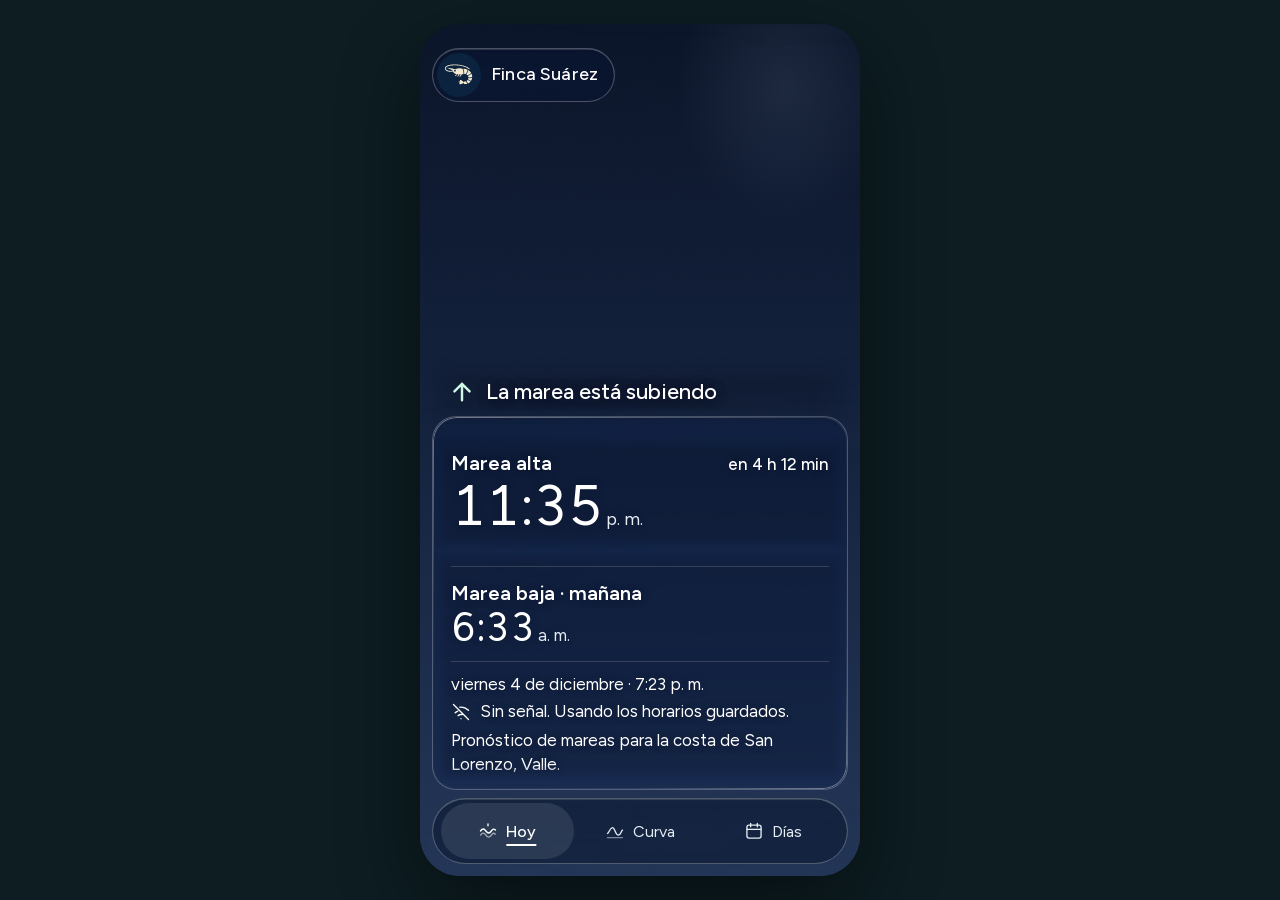
<file: index.html>
<!doctype html>
<html lang="es-HN" data-tinta="oscuro">
<head>
<meta charset="utf-8">
<meta name="viewport" content="width=device-width, initial-scale=1, viewport-fit=cover">
<!-- theme-color permanente en navy, como en beta; el manifest también dice #0C2340: sin salto de barra durante ni después de la portada. -->
<meta name="theme-color" id="fs-tema" content="#0C2340">
<title>Finca Suárez</title>
<script>
/* PORTADA, paso 1 (en línea, antes de cualquier hoja): decide completa | corta | ninguna con el sello local (14, retencion.md §1).
   Sello: localStorage 'fs-entrada' = {d: último día local en que se vio la completa, t: última apertura}. Síncrono, con try/catch; si falla, corta.
   ?portada=1 fuerza la completa y NO escribe el sello. Nada sale del teléfono. */
(function(){var H=document.documentElement,FS=window.FS={modo:'corta',rm:false,total:5,n:0,hojas:false,app:false,listo:false,cb:[],
chequea:function(){if(FS.listo)return;if(!FS.hojas&&FS.n>=FS.total){FS.hojas=true;if(FS.alHojas)FS.alHojas()}if(FS.hojas&&FS.app){FS.listo=true;FS.tListo=Math.round(performance.now());FS.cb.splice(0).forEach(function(f){f()})}},
cuando:function(f){if(FS.listo)f();else FS.cb.push(f)}};
try{localStorage.removeItem('mareas.entrada');localStorage.removeItem('mareas.splash')}catch(e){}   /* un solo sello: fs-entrada reemplaza a los dos viejos (20 min) */
var rm=false;try{rm=matchMedia('(prefers-reduced-motion: reduce)').matches}catch(e){}
var forzar=false;try{forzar=/[?&]portada=1(&|$)/.test(location.search)}catch(e){}
var h=location.hash.slice(1),profundo=h==='curva'||h==='dias',modo='corta';
if(forzar)modo='completa';
else{try{var ya=Date.now(),f=new Date(ya),dia=f.getFullYear()+'-'+(f.getMonth()+1)+'-'+f.getDate(),s=JSON.parse(localStorage.getItem('fs-entrada')||'null')||{},t=typeof s.t==='number'?s.t:0,d=s.d;
modo='completa';   /* Ivan (19 oct): el camaron carga COMPLETO cada vez que se abre la app (la corta de 0,6 s 'se perdia' en el celular) */
if(profundo&&modo!=='ninguna')modo='ninguna';else if(modo==='completa')d=dia;
localStorage.setItem('fs-entrada',JSON.stringify({d:d,t:ya}))}catch(e){modo='completa'}}
if(rm&&modo==='corta')modo='completa';   /* reducir movimiento: la completa ya es quieta (0,5 s), asi tambien sale cada vez */
FS.modo=modo;FS.rm=rm;H.setAttribute('data-fs',modo);
if(modo!=='ninguna'){H.className+=' fs-portada';window.__fsRetiene=true}
/* hoja que carga sin bloquear el primer pintado; FS cuenta las 6 */
window.FSh=function(l){if(l.media!=='all')l.media='all';l.onload=l.onerror=null;FS.n++;FS.chequea()}})();
</script>
<link rel="manifest" href="manifest.webmanifest">
<link rel="icon" href="icon-192.png">
<link rel="apple-touch-icon" href="apple-touch-icon.png">
<link rel="preload" href="fuentes/figtree-latin.woff2" as="font" type="font/woff2" crossorigin>
<style id="fs-css">
/* PORTADA, paso 2: HTML y CSS mínimos EN LÍNEA. Pinta antes que cualquier hoja o script (las hojas cargan sin bloquear, los scripts entran después del primer pintado). */
@font-face{font-family:Figtree;src:url(fuentes/figtree-latin.woff2) format('woff2');font-weight:300 900;font-display:block}
html{background:#0C2340}
#fs-splash{position:fixed;inset:0;z-index:99999;display:grid;place-items:center;font-family:Figtree,system-ui,sans-serif;touch-action:manipulation;cursor:pointer;-webkit-tap-highlight-color:transparent}
#fs-splash[hidden]{display:none}
#fs-splash .fs-bg{position:absolute;inset:0;background:#0C2340}
.fs-stage{position:relative;display:flex;flex-direction:column;align-items:center;transform:translateY(-34px)}
.fs-cam{width:min(56vw,218px);aspect-ratio:35.5/25.5;will-change:transform}
.fs-cam svg{width:100%;height:100%;display:block;overflow:visible}
.fs-nombre{margin-top:26px;color:#F2E9D0;font-size:1.5rem;font-weight:500;letter-spacing:.06em;opacity:0}
html[data-fs="ninguna"] .fs-stage{display:none}
html[data-fs="corta"] .fs-cam{opacity:0}
/* oleaje: dos ondas a distinta velocidad (una sola se lee a plantilla), solo transform */
.fs-ola-a{animation:fs-deriva-a 1.8s linear infinite}
.fs-ola-b{animation:fs-deriva-b 2.9s linear infinite reverse}
@keyframes fs-deriva-a{to{transform:translateX(-10px)}}
@keyframes fs-deriva-b{to{transform:translateX(-14px)}}
html[data-rm] .fs-ola-a,html[data-rm] .fs-ola-b{animation:none}
@media (prefers-reduced-motion:reduce){.fs-ola-a,.fs-ola-b{animation:none}}
.fs-sprite{width:0;height:0;position:absolute}
</style>
<noscript><style>#fs-splash{display:none}</style><link rel="stylesheet" href="tokens.css"><link rel="stylesheet" href="app.css"></noscript>
<link rel="stylesheet" href="tokens.css" media="print" onload="FSh(this)" onerror="FSh(this)">
<link rel="stylesheet" href="app.css" media="print" onload="FSh(this)" onerror="FSh(this)">
<link rel="stylesheet" href="mareas-cristal.css" media="print" onload="FSh(this)" onerror="FSh(this)">
<link rel="stylesheet" href="clima-fondo.css" media="print" onload="FSh(this)" onerror="FSh(this)">
<link rel="stylesheet" href="tinte-estados.css" media="print" onload="FSh(this)" onerror="FSh(this)">
<link rel="preload" href="data.js" as="script"><link rel="preload" href="datos-vivos.js" as="script"><link rel="preload" href="mareas-cristal.js" as="script"><link rel="preload" href="clima-paletas.js" as="script"><link rel="preload" href="tinte-motor.js" as="script"><link rel="preload" href="clima-nubes.js" as="script"><link rel="preload" href="clima-fondo.js" as="script"><link rel="preload" href="clima-vivo.js" as="script"><link rel="preload" href="app.js" as="script">
<!-- PRUEBA (retirar al integrar, ver INTEGRACION.md): ?tinta=claro|oscuro (OJO r10: oscuro = texto oscuro)  ?letra=100|130|150  ?sinblur=1  ?x=4 (reloj del cielo x4, SOLO demostración en video)  ?vel=1.5 (velocidad de nubes). Va en el head para aplicarse antes del primer pintado. -->
<script>try{var q=new URLSearchParams(location.search),r=document.documentElement,t=q.get('tinta'),l=+q.get('letra');
if(t==='claro'||t==='oscuro')r.dataset.tinta=t;if(l>=100&&l<=160)r.style.fontSize=l+'%';if(q.get('sinblur')==='1')r.dataset.sinBlur=''}catch(e){}</script>
<!-- FIN PRUEBA -->
</head>
<body>
<svg class="fs-sprite" aria-hidden="true" focusable="false"><defs><path id="fs-p" d="M24.2917,23.1322C24.4916,23.1863 24.6826,23.2605 24.8639,23.3507C24.9608,23.0808 25.1049,22.8194 25.2911,22.5654L25.095,22.5228L25.3401,22.5441L25.5852,22.5505L25.8302,22.5462L26.0753,22.5292L26.3204,22.4972L26.5612,22.4525L26.7999,22.3949L27.0343,22.3267L27.2666,22.2436L27.4925,22.1498L27.712,22.0433L27.5394,22.1477C27.7243,23.3573 28.2861,24.3498 29.2273,25.1239L28.8607,25.2442L28.4451,25.355L28.0296,25.4424L27.6119,25.5085L27.1942,25.549L26.7765,25.5681L26.363,25.5639L25.9517,25.5383L25.5468,25.4893L25.1462,25.4189L24.754,25.3273L24.8116,25.2932C24.7233,24.9905 24.677,24.6951 24.6779,24.4082C24.4753,24.4312 24.2688,24.4356 24.0611,24.4227C22.5639,25.8437 20.0629,26.3894 19.4071,25.1355C19.3241,24.5759 19.6495,24.0755 20.2053,23.6961C19.2564,23.4626 18.5574,23.1312 18.4907,22.7721C18.676,22.4579 19.4441,22.3856 20.4137,22.4901C20.0247,21.9432 19.8902,21.362 20.1594,20.8648C21.2051,19.9098 23.3722,21.2818 24.2917,23.1322ZM29.2869,25.176L29.2273,25.1239L29.2699,25.1099ZM29.4489,20.5025C30.4179,21.5246 31.5929,22.1584 32.9749,22.4015L32.8075,22.6123L32.5667,22.8893L32.3152,23.1557L32.0531,23.4093L31.7824,23.6501L31.5032,23.8782L31.2155,24.0934L30.9193,24.2937L30.6167,24.4791L30.3077,24.6518L29.9944,24.8095L30.0626,24.7285C29.0866,23.9457 28.5041,22.9362 28.3151,21.7002L28.0935,21.8217L28.2554,21.713L28.4132,21.5958L28.5666,21.4722L28.7115,21.3422L28.8543,21.2079L28.9885,21.0651L29.1164,20.9181L29.24,20.7668L29.3551,20.6091L29.4638,20.445L29.5639,20.2787ZM24.5954,23.921C24.6294,24.0427 24.6566,24.1653 24.6769,24.2884C24.6768,24.157 24.689,24.0277 24.7117,23.9003C24.6747,23.9083 24.6363,23.9154 24.5954,23.921ZM24.6208,23.7808C24.6571,23.7998 24.6906,23.8195 24.7224,23.8395C24.7441,23.7141 24.776,23.5905 24.8197,23.469C24.7594,23.5757 24.693,23.6798 24.6208,23.7808ZM33.0462,22.4162L32.9749,22.4015L33.0376,22.3225ZM30.1883,18.2648C31.7208,18.6599 33.2373,18.6129 34.7379,18.122L34.751,18.024L34.8022,18.1029C34.7808,18.11 34.7594,18.1171 34.7379,18.122L34.702,18.3884L34.6381,18.7486L34.5592,19.1066L34.4655,19.4561L34.3589,19.8035L34.2396,20.1424L34.1075,20.4748L33.9604,20.8009L33.8027,21.1184L33.6322,21.4274L33.4489,21.7279L33.466,21.6256C32.0538,21.3897 30.8547,20.7518 29.8687,19.7119L29.7408,19.9442L29.8154,19.7779L29.8836,19.6074L29.9433,19.4348L29.9987,19.2601L30.0456,19.0832L30.0861,18.9063L30.118,18.7273L30.1436,18.5462L30.1607,18.3629L30.1713,18.1817L30.1756,17.9985ZM33.9033,12.9631L34.0563,13.2994L34.2097,13.683L34.3483,14.073L34.4676,14.4672L34.5678,14.8636L34.653,15.2621L34.7191,15.6607L34.7681,16.0613L34.7979,16.4619L34.8128,16.8626L34.8086,17.2611L34.7724,17.2078C33.2493,17.7164 31.7107,17.7704 30.1564,17.3698L30.1585,17.6234L30.1393,17.4295L30.1095,17.2377L30.0733,17.0459L30.0285,16.8583L29.9752,16.6708L29.9134,16.4875L29.8431,16.3064L29.7664,16.1274L29.6833,15.9526L29.5917,15.7821L29.4915,15.6159L29.6364,15.8247C31.3075,15.2392 32.7301,14.2858 33.9033,12.9631L33.8837,12.92L33.9455,12.9179C33.9318,12.9335 33.918,12.9491 33.9033,12.9631ZM15.0703,2.1005L16.0847,2.1452L16.9414,2.207L17.7811,2.2816L18.608,2.3711L19.4199,2.4734L20.2169,2.5885L21.0012,2.7185L21.7684,2.8613L22.5207,3.019L23.2559,3.1873L23.9762,3.3727L24.6795,3.5688L25.3635,3.7798L26.0327,4.0057L26.6827,4.2443L27.3156,4.4958L27.9294,4.7622L28.5261,5.0435L29.1015,5.3376L29.6577,5.6466L30.1926,5.9684L30.7083,6.3051L31.2049,6.6567L31.678,7.0212L32.1213,7.3941C31.9271,7.2317 31.638,7.2575 31.4755,7.4516C31.3131,7.6459 31.3389,7.9349 31.5331,8.0974L31.1026,7.7372L30.6572,7.3962L30.1905,7.0681L29.7046,6.7527L29.1953,6.45L28.6668,6.1581L28.1169,5.8789L27.5479,5.6146L26.9576,5.361L26.3502,5.1202L25.7237,4.8922L25.078,4.6791L24.4131,4.4766L23.7311,4.287L23.0321,4.1122L22.3182,3.9481L21.5851,3.7989L20.8371,3.6625L20.072,3.5389L19.292,3.4281L18.4971,3.3301L17.6873,3.247L16.8647,3.1767L16.0293,3.117L15.0426,3.0786L14.0772,3.0637L13.1374,3.0722L12.2274,3.1021L11.3494,3.1532L10.5013,3.2257L9.6893,3.3194L8.9136,3.4324L8.1784,3.5645L7.4836,3.7158L6.8315,3.8842L6.2263,4.0696L5.6679,4.2699L5.1607,4.4852L4.7068,4.7132L4.3061,4.9519L3.9652,5.1991L3.6796,5.4505L3.4558,5.7042L3.2896,5.9577L3.1767,6.2092L3.1127,6.4607L3.0978,6.7207L3.1362,7.002L3.215,7.2705L3.3258,7.5305L3.4665,7.7756L3.637,8.0079L3.8352,8.2252L4.0632,8.432L4.3211,8.6259L4.6045,8.8049L4.9156,8.969L5.2523,9.1203L5.6146,9.2546L5.9982,9.3739L6.4032,9.4783L6.8251,9.5657L7.2662,9.6382L7.7223,9.6936L8.1911,9.7319L8.6728,9.7554L9.1629,9.7639L9.6637,9.7554L10.1709,9.7298L10.6824,9.6893L11.1981,9.6339L11.7224,9.5614C11.4305,9.6014 11.2263,9.8705 11.2663,10.1624C11.3042,10.4387 11.5472,10.6364 11.8207,10.6225C11.8034,10.5178 11.7948,10.4113 11.7948,10.3031L11.7948,9.4506C10.0899,8.5982 7.5326,7.3195 4.1229,6.0409C7.5326,6.0409 11.3686,7.1064 14.3521,7.7457C17.3357,6.6802 21.1717,6.254 23.3198,7.3494C24.1367,9.3696 24.5068,11.4681 24.4301,13.6446C23.7158,13.823 22.9262,13.937 22.0662,13.9877C22.0645,14.0362 22.0549,14.0852 22.0369,14.1332L21.3976,15.8381C21.3661,15.9218 21.3114,15.9948 21.2399,16.0485L20.3874,16.6878C20.1803,16.8432 19.8864,16.8012 19.731,16.5941C19.5757,16.3869 19.6177,16.093 19.8248,15.9377L20.5677,15.3805L21.0767,14.023C20.5008,14.0285 19.8976,14.0091 19.2664,13.9629L18.6271,15.6676C18.5957,15.7513 18.541,15.8243 18.4694,15.878L17.617,16.5173C17.4098,16.6727 17.116,16.6307 16.9606,16.4236C16.8053,16.2164 16.8472,15.9226 17.0544,15.7672L17.7972,15.2101L18.2962,13.8795C17.8479,13.8376 17.3841,13.7806 16.9095,13.7128C16.7459,13.6895 16.5849,13.6635 16.4273,13.6346L15.8567,15.1561C15.8253,15.2399 15.7706,15.3129 15.699,15.3666L14.8466,16.0059C14.6394,16.1612 14.3455,16.1193 14.1902,15.9121C14.0348,15.705 14.0768,15.4111 14.284,15.2557L15.0268,14.6986L15.5021,13.4311C13.4479,12.8951 12.0266,11.8944 11.8212,10.6246L11.326,10.6909L10.7804,10.7463L10.237,10.7889L9.6978,10.8124L9.1629,10.8188L8.6365,10.8103L8.1208,10.7826L7.6115,10.7399L7.1171,10.676L6.6333,10.5971L6.1645,10.497L5.7105,10.3798L5.2737,10.2413L4.856,10.0836L4.4596,9.9045L4.0824,9.7021L3.7308,9.4783L3.4026,9.2311L3.1042,8.9583L2.8357,8.66L2.5991,8.3361L2.4031,7.9887L2.2454,7.6157L2.126,7.2108L2.0706,6.7569L2.0983,6.3051L2.2091,5.8704L2.3924,5.4612L2.646,5.0797L2.9593,4.726L3.3301,4.3999L3.7499,4.0994L4.2209,3.8203L4.7388,3.5624L5.3014,3.3258L5.9087,3.1106L6.5609,2.9145L7.2535,2.7376L7.9844,2.58L8.7559,2.4457L9.5614,2.3306L10.4032,2.2369L11.2791,2.1644L12.1848,2.1132L13.1204,2.0855L14.0815,2.0813ZM30.2211,8.8301L30.572,9.0606L30.9278,9.3185L31.2709,9.5891L31.6013,9.8726L31.9167,10.1688L32.2172,10.4778L32.5027,10.7996L32.7734,11.1299L33.0291,11.4709L33.2678,11.8204L33.4894,12.1806L33.4447,12.1742C32.2626,13.521 30.8263,14.49 29.1356,15.081L29.2741,15.2962L29.1548,15.1428L29.029,14.9957L28.8969,14.8551L28.7584,14.7187L28.6156,14.5887L28.4664,14.4651L28.3109,14.3479L28.1532,14.2392L27.9891,14.1348L27.8207,14.0389L27.6502,13.9515L27.8825,14.0517C29.0701,12.4925 29.8501,10.7522 30.2211,8.8301L30.2054,8.8198L30.2331,8.7751C30.2296,8.7936 30.226,8.8122 30.2211,8.8301ZM24.2554,7.2428L24.7519,7.2364L25.2442,7.2513L25.7322,7.2897L26.2181,7.3515L26.6976,7.4346L27.1707,7.539L27.6374,7.6648L28.0935,7.8118L28.5431,7.978L28.9822,8.1634L29.4084,8.368L29.4148,8.4106C29.0468,10.3542 28.264,12.1131 27.0663,13.6873L27.2858,13.7917L27.0919,13.7235L26.8958,13.6638L26.6976,13.6127L26.4973,13.57L26.2948,13.5381L26.0924,13.5125L25.8878,13.4997L25.6832,13.4933L25.4786,13.4997L25.274,13.5125L25.0716,13.5359L25.3103,13.4891C25.3884,11.3125 25.0183,9.2141 24.2,7.1938ZM13.0735,9.4506C13.0735,10.0391 13.5505,10.5162 14.139,10.5162C14.7275,10.5162 15.2046,10.0391 15.2046,9.4506C15.2046,8.8621 14.7275,8.3851 14.139,8.3851C13.5505,8.3851 13.0735,8.8621 13.0735,9.4506Z"/></defs></svg>
<div id="fs-splash" role="img" aria-label="Finca Suárez"><div class="fs-bg"></div><div class="fs-stage"><div class="fs-cam" id="fs-cam"><svg id="fs-lienzo" viewBox="1 1.5 35.5 25.5" aria-hidden="true" focusable="false"><use class="fs-vaso" href="#fs-p" fill="#F2E9D0" fill-opacity=".16"/></svg></div><div class="fs-nombre" id="fs-nombre" aria-hidden="true">Finca Suárez</div></div></div>
<script>
/* PORTADA, paso 3: el motor (08 Motion, dirección A "La marea sube"; 09 lo integra). WAAPI en el compositor; solo el nivel del agua toca un atributo transform dentro de un SVG de ~220 px.
   Tiempos (ms): completa 2 400 (tope 2 600) · corta 600 · toque = salto de 250 · reducir movimiento = quieta 500. Tope absoluto de seguridad: 4 000. Nunca bloquea los datos: la app arranca detrás. */
(function(){'use strict';
var H=document.documentElement,FS=window.FS,modo=FS.modo,rm=FS.rm,NS='http://www.w3.org/2000/svg',CREMA='#F2E9D0';
var raiz=document.getElementById('fs-splash'),cam=document.getElementById('fs-cam'),nombre=document.getElementById('fs-nombre'),fondo=raiz.querySelector('.fs-bg'),lienzo=document.getElementById('fs-lienzo');
var corta=modo==='corta',ninguna=modo==='ninguna',anims=[],terminado=false,saltado=false,vuelo=null,fadeando=false,rate=1,tw=0,t0=performance.now(),last=t0,raf=0,nivelFijo=null;
function bez(x1,y1,x2,y2){var cx=3*x1,bx=3*(x2-x1)-cx,ax=1-cx-bx,cy=3*y1,by=3*(y2-y1)-cy,ay=1-cy-by;function X(t){return((ax*t+bx)*t+cx)*t}function Y(t){return((ay*t+by)*t+cy)*t}
return function(x){if(x<=0)return 0;if(x>=1)return 1;var a=0,b=1,t=x;for(var i=0;i<24;i++){t=(a+b)/2;if(X(t)<x)a=t;else b=t}return Y(t)}}
var E_SUBE=bez(.30,.55,.25,1),E_BARRE=bez(.4,0,.2,1),E_VUELO='cubic-bezier(.55,.02,.15,1)';
function clamp01(x){return x<0?0:x>1?1:x}
var T={ini:150,finA:1250,amp:200,nombreIn:500,nombreDur:500,vuelo:1550,vueloDur:850,nombreOut:180,fondoDe:200,fondoDur:550,llenoDur:400,placaDur:330};
if(corta)T={ini:0,finA:0,amp:0,vuelo:100,vueloDur:500,nombreOut:1,fondoDe:120,fondoDur:330,llenoDur:1,placaDur:250};
var PISO=.12,TECHO=.92,Y_FONDO=26.7,Y_TOPE=1.9;
function el(tag,at,par){var n=document.createElementNS(NS,tag);for(var k in at)n.setAttribute(k,at[k]);if(par)par.appendChild(n);return n}
function onda(wl,amp,w0,w1){var d='M'+w0+' 0',n=Math.ceil((w1-w0)/(wl/2));d+='q'+(wl/4)+' '+(-amp)+' '+(wl/2)+' 0';for(var i=1;i<n;i++)d+='t'+(wl/2)+' 0';return d+'L'+w1+' 0L'+w0+' 0Z'}
function A(nodo,kf,op){var a=nodo.animate(kf,Object.assign({fill:'both',easing:'linear'},op));anims.push(a);return a}
var vaso=lienzo.querySelector('.fs-vaso'),lleno=null,agua=null,amps=[];
if(!ninguna){
  lleno=el('use',{href:'#fs-p',fill:CREMA,opacity:'0'},lienzo);   /* el camarón completo: el cierre y la versión corta */
  if(!corta&&!rm){
    var defs=el('defs',{},lienzo),cp=el('clipPath',{id:'fs-clip'},defs);el('use',{href:'#fs-p'},cp);
    var g=el('g',{'clip-path':'url(#fs-clip)'},lienzo);agua=el('g',{transform:'translate(0 29)'},g);
    el('rect',{x:'-20',y:'0',width:'80',height:'40',fill:CREMA},agua);   /* el cuerpo del agua no se estira: el nivel es el nivel */
    var a2=el('g',{},agua),a1=el('g',{},agua);amps=[a2,a1];
    el('path',{d:onda(14,.9,-16,52),fill:CREMA,'fill-opacity':'.5','class':'fs-ola-b'},a2);
    el('path',{d:onda(10,1.1,-12,50),fill:CREMA,'class':'fs-ola-a'},a1);
    lienzo.insertBefore(defs,lienzo.firstChild);
  }
}
function fin(){if(terminado)return;terminado=true;cancelAnimationFrame(raf);
  anims.forEach(function(a){try{a.cancel()}catch(e){}});
  raiz.hidden=true;H.classList.remove('fs-portada');
  var ap=document.getElementById('app');if(ap)ap.inert=false;
  window.__fsRetiene=false;
  FS.tFin=Math.round(performance.now())}
setTimeout(fin,4000);   /* red de seguridad: la portada nunca pasa de 4 s, haya llegado o no la app */
function marca(){return document.querySelector('.cab__marca svg')}
function fade(ms,delay){if(fadeando)return;fadeando=true;A(raiz,[{opacity:1},{opacity:0}],{delay:delay||0,duration:ms}).finished.then(fin,function(){})}

/* ---- ninguna: la app abre directo; el telón navy solo cubre hasta que haya hojas y app (0 s añadidos) ---- */
if(ninguna){FS.cuando(function(){fade(rm?1:120)});return}

/* ---- reducir movimiento: camarón completo, quieto; solo se desvanece (la opacidad no es movimiento) ---- */
if(rm){lleno.setAttribute('opacity','1');if(vaso)vaso.style.display='none';nombre.style.opacity='1';
  raiz.addEventListener('pointerdown',function(e){e.stopPropagation();if(e.cancelable)e.preventDefault();FS.cuando(function(){fade(200,0)})});
  ['pointerup','click','touchstart','touchend','mousedown','mouseup'].forEach(function(t){raiz.addEventListener(t,function(e){e.stopPropagation();if(e.cancelable)e.preventDefault()},{passive:false})});
  setTimeout(function(){FS.cuando(function(){fade(200,0)})},300);
  return}

/* ---- con movimiento ---- */
if(corta){lleno.setAttribute('opacity','1');if(vaso)vaso.style.display='none';cam.style.opacity='0';A(cam,[{opacity:0},{opacity:1}],{delay:0,duration:80});nombre.style.opacity='0'}
else A(nombre,[{opacity:0,transform:'translateY(6px)'},{opacity:1,transform:'translateY(0)'}],{delay:T.nombreIn,duration:T.nombreDur,easing:'cubic-bezier(.16,1,.3,1)'});

/* el vuelo se crea cuando la app ya pintó su placa (destino real); w = cuánto falta para su hora en la línea de tiempo (las animaciones esperan quietas en su primer cuadro) */
var orig=cam.getBoundingClientRect(),dest='';
function kf(dx,dy,sc){return[{transform:'translate(0,0) scale(1)'},{transform:'translate('+dx+'px,'+dy+'px) scale('+sc+')'}]}
/* el destino puede moverse (el panel se acomoda cuando llegan los datos): se vuelve a medir en cada cuadro del vuelo y se corrige sin saltos */
function sigueDestino(){var m=marca();if(!m||!vuelo)return;var d=m.getBoundingClientRect(),dx=d.left-orig.left,dy=d.top-orig.top,sc=d.width/orig.width,k=dx+','+dy+','+sc;
  if(k!==dest&&(Math.abs(dx-dest.split(',')[0])>.25||Math.abs(dy-dest.split(',')[1])>.25)){dest=k;try{vuelo.effect.setKeyframes(kf(dx,dy,sc))}catch(e){}}}
function crearVuelo(w){
  var m=marca(),placa=document.querySelector('.cab__marca');
  if(!m){FS.via='fade';fade(300,w);return}
  FS.via='vuelo';
  var d=m.getBoundingClientRect(),sc=d.width/orig.width,dx=d.left-orig.left,dy=d.top-orig.top;
  cam.style.transformOrigin='0 0';
  vuelo=A(cam,kf(dx,dy,sc),{delay:w,duration:T.vueloDur,easing:E_VUELO});
  dest=dx+','+dy+','+sc;
  if(!corta){A(lleno,[{opacity:0},{opacity:1}],{delay:w,duration:T.llenoDur,easing:'ease-out'});A(nombre,[{opacity:1},{opacity:0}],{delay:w,duration:T.nombreOut})}
  A(fondo,[{opacity:1},{opacity:0}],{delay:w+T.fondoDe,duration:T.fondoDur,easing:'ease-in-out'});
  if(placa)A(placa,[{opacity:0},{opacity:1}],{delay:w+T.vueloDur*(corta?.35:.55),duration:T.placaDur,easing:'ease-out'});
  vuelo.finished.then(fin,function(){});
  if(saltado)acelera();
}
/* toque: el camarón viaja ya al encabezado en 250 ms (nunca un corte seco) */
function acelera(){rate=6;anims.forEach(function(a){var e=a.effect&&a.effect.getTiming();if(!e||a.effect.target===raiz)return;var ct=a.currentTime||0,tg=a.effect.target;
  if(tg===nombre){a.currentTime=Math.max(ct,e.delay||0);a.updatePlaybackRate(8);return}
  if(ct<(e.delay||0))a.currentTime=e.delay;var resto=(e.delay+e.duration)-a.currentTime;if(resto>0)a.updatePlaybackRate(Math.max(1,resto/250))})}
function toque(e){e.stopPropagation();if(e.cancelable)e.preventDefault()}
['pointerup','click','touchstart','touchend','mousedown','mouseup'].forEach(function(t){raiz.addEventListener(t,toque,{passive:false})});   /* el telón es el único blanco hasta fin(): el toque que salta no llega a ningún botón del panel */
raiz.addEventListener('pointerdown',function(e){toque(e);if(terminado||saltado)return;saltado=true;if(vuelo||fadeando)acelera()});
addEventListener('keydown',function(e){if(!terminado&&(e.key==='Enter'||e.key===' '||e.key==='Escape')&&!saltado){saltado=true;if(vuelo||fadeando)acelera()}});

/* ---- el agua ---- */
function nivelVis(){var f=window.__nivelAhora,n=null;try{n=f?f():null}catch(e){}return n==null?null:PISO+(TECHO-PISO)*clamp01(n)}
var tarde=-1,v0=0,cur=null;
/* nivel real o nada: sin dato no hay agua ni marca (nunca "lleno" falso); si llega tarde, el agua sube desde donde esté hasta el nivel real */
function yAgua(ms){var a=T.ini,b=T.finA,L=nivelFijo;
  if(L==null){L=nivelVis();if(L!=null){nivelFijo=L;if(ms>400){tarde=ms;v0=cur==null?0:cur}}}
  if(L==null){cur=null;return null}
  var v;if(tarde>=0)v=v0+(L-v0)*E_BARRE(clamp01((ms-tarde)/500));
  else{var p=E_SUBE(clamp01((ms-a)/(b-a)));v=Math.max(PISO*p,L*p)}
  cur=v;return v}
function pinta(ms){var v=yAgua(ms),y=v==null?29:Y_FONDO-(Y_FONDO-Y_TOPE)*v,fe=tarde>=0?tarde+500:T.finA,amp=ms<fe?1:1-E_BARRE(clamp01((ms-fe)/T.amp));
  agua.setAttribute('transform','translate(0 '+(ms<T.ini?29:y).toFixed(3)+')');
  for(var i=0;i<amps.length;i++)amps[i].setAttribute('transform','scale(1 '+amp.toFixed(3)+')')}
function tick(now){var dt=now-last;last=now;if(dt<0)dt=0;tw+=dt*rate;var ms=now-t0;
  if(agua&&tw<T.vuelo+100)pinta(tw);
  if(!vuelo&&!fadeando){
    if(FS.listo)crearVuelo(Math.max(0,T.vuelo-ms))   /* en cuanto la app pintó su placa: así el costo de medir y de promover capas cae temprano, no en el arranque del vuelo */
    else if(ms>2600)fade(300,0)}   /* la app no llegó: la portada no se alarga más de 2,6 s */
  if(vuelo&&!terminado)sigueDestino();
  if(!terminado)raf=requestAnimationFrame(tick)}
if(agua)pinta(0);
raf=requestAnimationFrame(tick);
})();
</script>
<div id="app" class="app"><noscript><p style="padding:1.5rem;font:400 1.25rem sans-serif">Esta app necesita JavaScript para mostrar las mareas.</p></noscript></div>
<script>
/* PORTADA, paso 4: las hojas ya cargan solas (media=print); los scripts de la app entran DESPUÉS del primer pintado y de las hojas, en orden, sin bloquear. Los datos cargan detrás: nada espera a la portada. */
(function(){var FS=window.FS,S=['data.js','datos-vivos.js','mareas-cristal.js','clima-paletas.js','tinte-motor.js','clima-nubes.js','clima-fondo.js','clima-vivo.js','app.js','clima-prueba.js'],pintado=false,lanzado=false;
function lanza(){if(lanzado||!pintado||!FS.hojas)return;lanzado=true;var n=S.length;
S.forEach(function(u){var s=document.createElement('script');s.src=u;s.async=false;s.onload=s.onerror=function(){if(--n===0){FS.app=true;FS.chequea()}};document.body.appendChild(s)})}
var ap=document.getElementById('app');if(ap&&!FS.tFin)ap.inert=true;   /* mientras haya telón, el teclado no llega a la app de abajo */
FS.alHojas=lanza;
requestAnimationFrame(function(){setTimeout(function(){pintado=true;lanza()},0)});
setTimeout(function(){if(!FS.hojas){FS.hojas=true;lanza()}},2500)})();
</script>
</body>
</html>
</file>
<file: tokens.css>
/* Tokens de "Cristal del cielo" (05 diseño, 09 prototipo; ronda 10, 17 oct 2026). Una sola tipografía, Figtree (local, variable 300-900).
   Base = r7/r8 + los cambios del 05 (diseno/tokens.css): el cristal ya no es una placa tintada al 72-87 %, es un VELO del tono del cielo
   (alfa 0,22-0,64 por estado y por zona, lo calcula el motor: tinte-motor.js + clima-fondo.js), borde de 0,5 px, sin sombra de losa.
   Pesos usados: 300/400 (cifras y texto), 500 (rótulos y pestaña activa). Tamaños en rem: crecen con la letra del teléfono (100/130/150 %).
   OJO con el nombre de la tinta (cambió en r10): data-tinta="oscuro" = TEXTO oscuro (cielo claro); data-tinta="claro" = TEXTO blanco (noche, lluvia, tormenta). En r8 era al revés. */
@font-face { font-family: Figtree; src: url(fuentes/figtree-latin.woff2) format('woff2'); font-weight: 300 900; font-display: swap; }

:root {
  --font: Figtree, 'Segoe UI', Roboto, system-ui, sans-serif;
  --r: 24px;                  /* r8: 28. Radio del cristal: menos losa, más tarjeta de Clima */
  --r-sm: 16px;               /* botones de contorno */
  --r-pill: 999px;
  --tap: min(3.5rem, 64px);   /* 56 px a 100 %, crece con la letra hasta 64 px */
  --margen: 12px;
  --sobre: 40px;              /* el fondo sobrepasa la pantalla (el sobreescaneo del motor) */
  --banda: max(150px, 20cqh); /* Curva y Días: cielo libre mínimo sobre su panel (igual que r8) */
  --banda-libre: max(120px, 14cqh);   /* Hoy: cielo SIN nada encima entre la pastilla y la línea de estado */
  --blur: 6px;                /* r8: 22. Tope del 08: <= 10 px (medido: 18 px cuesta +2,5 puntos de GPU). Baja a 0 si el motor baja de nivel (app.css, data-nivel) */
  --sat: 1.25;
  --borde-cristal: .5px;
  --franja: 36px;             /* degradado que sube desde el cristal bajo la línea de estado */
  --fondo: var(--cielo, linear-gradient(180deg, #3e85cf 0%, #7cb0e3 46%, #c3e0f2 100%));
  /* velo por pieza: el motor escribe --vid-rgb / --vid-alfa / --vid-alfa-cab / --vid-alfa-barra en <html>; sin JS, tinte-estados.css (por estado) */
  --velo-rgb: var(--vid-rgb, 217, 233, 247);
  --velo-alfa: var(--vid-alfa, .4);
  --loc-alfa: var(--vid-loc, 0);          /* r10b: refuerzo LOCAL bajo las líneas de texto (el velo uniforme tiene tope .28 / .38) */
}

/* Tinta (texto). La fija el estado (data-tinta en <html>). Verificada con tinte-motor.js (tx2 >= 4,8:1 en el peor píxel). Sin atributo = oscura. */
:root, [data-tinta="oscuro"] {
  --tx: #0A2830; --tx2: #1B363E;
  --linea: rgba(10, 40, 48, .18);
  --borde: rgba(255, 255, 255, .50);
  --sube: #072E1F; --baja: #4A1E04;      /* solo para el ICONO de la flecha; el texto va en --tx */
  --punto: #165A42;
  --activa: rgba(255, 255, 255, .34);    /* pestaña activa: relleno de vidrio, sin contorno */
  --boton: rgba(10, 40, 48, .34);
  --area: rgba(22, 90, 66, .22);
  --sombra-tx: 0 0 .55em rgba(255, 255, 255, .30);   /* r10b: halo muy suave del color contrario */
  --brillo: rgba(255, 255, 255, .78); --brillo-2: rgba(255, 255, 255, .14);   /* borde de cristal */
  --vid-solido: #FFFBF6;                 /* lo que usan la curva y el modo "reducir transparencia" */
}
[data-tinta="claro"] {
  --tx: #FFFFFF; --tx2: #E6EEF4;
  --linea: rgba(255, 255, 255, .22);
  --borde: rgba(255, 255, 255, .26);
  --sube: #CFF7E6; --baja: #FFE0C6;
  --punto: #8FDDBF;
  --activa: rgba(255, 255, 255, .10);
  --boton: rgba(255, 255, 255, .42);
  --area: rgba(143, 221, 191, .2);
  --sombra-tx: 0 1px .6em rgba(0, 12, 24, .32);
  --brillo: rgba(255, 255, 255, .42); --brillo-2: rgba(255, 255, 255, .08);
  --vid-solido: #14303A;
}
/* El velo se recompone en cada pieza porque cada una tiene su --velo-alfa */
.vidrio, .estado { --cristal: rgba(var(--velo-rgb), var(--velo-alfa)); }
</file>
<file: app.css>
/* Mareas de la Finca · piel "Cristal del cielo" (05 diseño, 09 prototipo; ronda 10, 17 oct 2026; antes "Cristal sobre agua" r5-r9).
   El cristal es un velo del tono del cielo (alfa por estado, lo calcula el motor) con backdrop-filter simple (<= 10 px) y borde de 0,5 px:
   se ve el cielo moverse detrás. Hoy = pastilla + línea de estado flotando + tarjeta con lo vital + barra. */
*, *::before, *::after { box-sizing: border-box; }
html { -webkit-text-size-adjust: 100%; }
body { margin: 0; font-family: var(--font); font-weight: 400; color: var(--tx); background: #0d1d22; min-height: 100dvh; }
button { font: inherit; color: inherit; }
.ic { width: 1.25em; height: 1.25em; flex: none; vertical-align: -.2em; }
.ic path, .ic circle, .ic rect { stroke-width: 1.6; }

/* ---------- pantalla ---------- */
.app { position: relative; width: min(100%, 440px); height: 100dvh; margin: 0 auto; overflow: hidden; container-type: size; isolation: isolate; }
.fondo { position: absolute; background: var(--fondo); }
.fondo { inset: calc(-1 * var(--sobre)); }
@media (min-width: 700px) {
  body { display: grid; place-items: center; background: #0d1d22; }
  .app { height: min(calc(100dvh - 48px), 900px); border-radius: 40px; box-shadow: 0 30px 80px rgba(0,0,0,.45); }
}

/* ---------- el cristal (ronda 10): velo del tono del cielo + backdrop-filter simple. Sin horneado, sin refracción (cristal-liquido.* ya no se carga). ----------
   El panel de Curva y Días sigue siendo UNO por pantalla; en Hoy son tres piezas hermanas: pastilla (.cab), tarjeta (.panel) y barra, más la línea de estado que flota sobre el cielo. */
.pila { --barra-h: calc(var(--tap) + 8px); --hueco: 8px; position: absolute; left: var(--margen); right: var(--margen); bottom: var(--margen); z-index: 2; display: flex; flex-direction: column; gap: var(--hueco); max-height: calc(100cqh - var(--margen) * 2); pointer-events: none; }
.pila > * { pointer-events: auto; }
/* Hoy: el tope de la pila deja libre la pastilla (arriba) y la banda de cielo limpia; la tarjeta se desliza por dentro si la letra es muy grande */
.app[data-p="hoy"] .pila { max-height: calc(100cqh - var(--margen) - var(--tope)); }
.app { --tope: calc(max(env(safe-area-inset-top, 0px), 24px) + 52px + var(--banda-libre)); }
.panel { position: relative; flex: 0 1 auto; min-height: 0; display: flex; flex-direction: column; border-radius: var(--r); }
.panel.alta { height: calc(100cqh - var(--banda) - var(--margen) - var(--barra-h) - var(--hueco)); }
.panel:not(.hoy):not(.alta) { max-height: calc(100cqh - var(--banda) - var(--margen) - var(--barra-h) - var(--hueco)); }
.vidrio { background: var(--cristal); -webkit-backdrop-filter: blur(var(--blur)) saturate(var(--sat)); backdrop-filter: blur(var(--blur)) saturate(var(--sat));
  border: var(--borde-cristal) solid var(--borde); box-shadow: inset 0 .5px 0 rgba(255, 255, 255, .28); }
.panel.vidrio { overflow: hidden; }
/* el 08 avisa (data-nivel en .cf, evento cf:nivel) si el teléfono no sostiene los cuadros: 1 = el cielo baja de calidad, el cristal suelta el desenfoque; 2 = cielo quieto, cristal sin desenfoque */
.app[data-nivel="1"], .app[data-nivel="2"] { --blur: 0px; }
.app[data-nivel="1"] .vidrio, .app[data-nivel="2"] .vidrio { -webkit-backdrop-filter: none; backdrop-filter: none; }
@media (prefers-reduced-transparency: reduce) { .vidrio { background: var(--vid-solido); -webkit-backdrop-filter: none; backdrop-filter: none; } .estado::before { background: var(--vid-solido) !important; } }
.cont { position: relative; z-index: 1; flex: 1 1 auto; min-height: 0; overflow-y: auto; overscroll-behavior: contain; padding: 1rem 1.125rem .25rem; scrollbar-width: none; -webkit-mask-image: linear-gradient(#000 calc(100% - 1.5rem), transparent); mask-image: linear-gradient(#000 calc(100% - 1.5rem), transparent); }
.cont::-webkit-scrollbar { display: none; }
.pie { position: relative; z-index: 1; padding: 0 1.125rem .75rem; }
.pie:empty { display: none; }
.pie .fresco { margin: .5rem 0 0; }
.cont:focus-visible { outline: 2px solid var(--tx); outline-offset: -4px; border-radius: var(--r); }

/* ---------- barra de pestañas: píldora de cristal ---------- */
.barra { flex: none; border-radius: var(--r-pill); display: flex; padding: 4px 8px; container-type: inline-size; --velo-alfa: var(--vid-alfa-barra, var(--vid-alfa, .4)); }
.barra a { flex: 1; min-height: var(--tap); display: flex; align-items: center; justify-content: center; gap: .5rem; color: var(--tx2); text-decoration: none; font-size: 1rem; font-weight: 400; border-radius: var(--r-pill); }
.barra a span { text-underline-offset: .45rem; text-decoration-thickness: 2px; }
.barra a[aria-current="page"] { color: var(--tx); font-weight: 500; background: var(--activa); }
.barra a[aria-current="page"] span { text-decoration-line: underline; }
.barra a:focus-visible, .mas:focus-visible, .controles button:focus-visible { outline: 2px solid var(--tx); outline-offset: 2px; }
@container (max-width: 22rem) { .barra a { flex-direction: column; gap: .1rem; padding: .35rem 0; } .barra .ic { width: 1.5rem; height: 1.5rem; } }   /* letra 130 % o más: ícono arriba, palabra abajo */

/* ---------- pastilla del encabezado (Hoy, Curva y Días): el nombre. Es el destino del vuelo del camarón (r9). ---------- */
.cab { position: absolute; z-index: 2; left: var(--margen); top: max(env(safe-area-inset-top, 0px), 24px); max-width: 78%; display: flex; align-items: center; gap: .625rem; padding: 4px 1rem 4px 4px; border-radius: var(--r-pill); --velo-alfa: var(--vid-alfa-cab, var(--vid-alfa, .4)); }
.cab h1 { margin: 0; font-size: 1.125rem; font-weight: 500; line-height: 1.2; color: var(--tx); white-space: nowrap; letter-spacing: .01em; }
.cab__marca { width: 44px; height: 44px; flex: none; border-radius: 10px; background: #0C2340; display: grid; place-items: center; }
.cab__marca svg { width: 29.6px; aspect-ratio: 35.5 / 25.5; height: auto; display: block; }
.fs-portada .cab__marca svg { visibility: hidden; }

/* ---------- Hoy ---------- */
.estado { display: flex; align-items: center; gap: .6rem; margin: 1.1rem 0 0; font-size: 1.25rem; font-weight: 400; line-height: 1.25; }
.flecha { display: inline-flex; color: var(--sube); }
.flecha[data-k="B"] { color: var(--baja); }
.flecha .ic { width: 1.5rem; height: 1.5rem; }
.estado .flecha .ic { width: 1.75rem; height: 1.75rem; }
.estado .flecha .ic path { stroke-width: 2.1; }
.rot { margin: 0; font-size: 1.125rem; font-weight: 500; color: var(--tx); }   /* rótulos: texto principal (meta 7:1) */
.hero { margin-top: 1.1rem; }
.gran, .med { margin: .1rem 0 0; font-weight: 300; letter-spacing: -.025em; line-height: 1; font-variant-numeric: tabular-nums; white-space: nowrap; }
.gran { font-size: min(4.5rem, 19cqw); }   /* la hora grande no crece más que el ancho: 'a. m.' nunca se corta */
.med { font-size: max(44px, min(2.75rem, 12cqw)); letter-spacing: -.02em; }
.gran small, .med small { font-size: .32em; font-weight: 400; letter-spacing: 0; color: var(--tx2); }
.med small { font-size: .42em; }
.cuenta { margin: .5rem 0 0; font-size: 1.25rem; font-weight: 400; }
.seg { margin-top: 1.1rem; padding-top: 1rem; border-top: 1px solid var(--linea); }
.fresco { display: flex; align-items: center; gap: .55rem; margin: 1.1rem 0 0; font-size: 1rem; color: var(--tx2); line-height: 1.35; }
.fresco .ic { width: 1.25rem; height: 1.25rem; }
.punto { width: .55rem; height: .55rem; margin: 0 .35rem; flex: none; border-radius: 50%; background: var(--sube); }
.aviso, .fuente, .vigencia, .nueva { margin: .6rem 0 0; font-size: 1rem; color: var(--tx2); line-height: 1.4; }
.fuente { font-size: 1rem; }
.acerca { margin-top: .25rem; }
.acerca summary { display: flex; align-items: center; justify-content: space-between; min-height: var(--tap); font-size: 1rem; color: var(--tx); cursor: pointer; list-style: none; }
.acerca summary::-webkit-details-marker { display: none; }
.acerca summary .ic { transition: transform .15s; }
.acerca[open] summary .ic { transform: rotate(90deg); }
.acerca summary:focus-visible { outline: 2px solid var(--tx); outline-offset: 2px; border-radius: var(--r-sm); }
.acerca[open] { padding-bottom: .5rem; }
.credito { margin: .6rem 0 0; font-size: 1rem; color: var(--tx2); line-height: 1.4; }
.credito a { color: var(--tx); text-underline-offset: .2em; display: inline-block; padding: .55rem 0; }
.credito a:focus-visible { outline: 2px solid var(--tx); outline-offset: 2px; }
.vigencia { display: flex; gap: .5rem; }
.nueva { color: var(--tx); font-weight: 500; }
.gira { animation: gira 1.6s linear infinite; }
@keyframes gira { to { transform: rotate(360deg); } }

/* ---------- títulos de vista y cajas de fin ---------- */
.tit { margin: 1.1rem 0 .25rem; font-size: min(1.75rem, 30px); font-weight: 300; letter-spacing: -.01em; line-height: 1.15; }
.finbox { display: flex; gap: .9rem; margin-top: 1.5rem; align-items: flex-start; }
.finbox .ic { width: 1.75rem; height: 1.75rem; margin-top: .15rem; color: var(--tx2); }
.finbox h2 { margin: 0; font-size: 1.5rem; font-weight: 300; line-height: 1.2; }
.finbox p { margin: .4rem 0 0; font-size: 1.125rem; line-height: 1.4; }

/* ---------- Curva ---------- */
.lectura { display: flex; align-items: baseline; flex-wrap: wrap; gap: .25rem 1rem; min-height: 4.5rem; margin-top: .75rem; }
.l-hora { font-size: min(2.75rem, 52px); font-weight: 300; letter-spacing: -.02em; line-height: 1; font-variant-numeric: tabular-nums; }
.l-hora small { font-size: .4em; font-weight: 400; color: var(--tx2); }
.l-alt { font-size: 1.25rem; color: var(--tx2); }
.l-alt:empty { display: none; }
.l-dir { display: inline-flex; align-items: center; gap: .3rem; font-size: 1.25rem; }
.graf { margin: .25rem -.25rem 0; position: relative; touch-action: pan-y; }
.curva { display: block; max-width: 100%; overflow: visible; cursor: ew-resize; touch-action: pan-y; outline-offset: 4px; }
.curva:focus:not(:focus-visible) { outline: none; }
.c-area { fill: url(#g-area); }
.c-line { fill: none; stroke: var(--tx); stroke-width: 2.25; stroke-linejoin: round; stroke-linecap: round; }
.c-hora { fill: var(--tx); font-weight: 400; }
.c-hora .ap, .c-hora .c-pal { fill: var(--tx2); }
.c-tick { fill: var(--tx2); font-weight: 400; }
.c-tk { stroke: var(--tx2); stroke-width: 1; stroke-dasharray: 2 5; opacity: .5; }
.c-ev { fill: var(--vid-solido, #fff); stroke: var(--tx); stroke-width: 1.5; }
.c-now-l { stroke: var(--tx); stroke-width: 1; stroke-dasharray: 3 5; opacity: .55; }
.c-now { fill: var(--tx); stroke: var(--vid-solido, #fff); stroke-width: 3; }
.c-cur-l { stroke: var(--tx); stroke-width: 1.5; }
.c-cur-p { fill: var(--vid-solido, #fff); stroke: var(--tx); stroke-width: 2.5; }
.mv-halo { position: absolute; width: 2.25rem; height: 2.25rem; margin: -1.125rem 0 0 -1.125rem; border-radius: 50%; background: var(--tx); opacity: .14; pointer-events: none; }
[data-tinta="claro"] { --vid-solido: #FFFBF6; }
[data-tinta="oscuro"] { --vid-solido: #14303A; }
.controles { display: flex; flex-wrap: wrap; gap: .6rem; margin-top: .5rem; }
.controles button, .mas { flex: 1 1 9.5rem; min-height: var(--tap); display: inline-flex; align-items: center; justify-content: center; gap: .3rem; padding: 0 .5rem; background: transparent; white-space: nowrap; border: 1px solid var(--boton); border-radius: var(--r-sm); font-size: 1rem; font-weight: 400; cursor: pointer; }
.controles button { min-height: min(var(--tap), 52px); }   /* ronda 6 (H3): a letra 150 % los dos botones ocupan menos y "Hora siguiente" queda sobre el desvanecido */
.mas { width: 100%; margin-top: 1.25rem; }
.controles button:active, .mas:active { background: var(--linea); }

/* ---------- Días ---------- */
.dia { margin-top: 1.25rem; }
.dia + .dia { padding-top: 1.25rem; border-top: 1px solid var(--linea); }   /* un solo divisor, entre días */
.dia h2 { margin: 0; font-size: 1.5rem; font-weight: 300; line-height: 1.2; }
.d-f { font-size: 1rem; font-weight: 400; color: var(--tx2); margin-left: .35rem; }
.lista { list-style: none; margin: .5rem 0 0; padding: 0; }
.f-txt { display: flex; flex-wrap: wrap; align-items: center; justify-content: space-between; gap: 0 .75rem; min-height: 3.5rem; }   /* a letra grande la hora baja a otra línea en vez de cortarse */
.fila .flecha { margin-right: .65rem; }
.fila { display: flex; align-items: center; }
.f-txt { flex: 1; }
.f-rot { font-size: 1.125rem; font-weight: 400; flex: 1 1 6.5rem; }
.f-hora { font-size: 1.75rem; font-weight: 300; letter-spacing: -.015em; font-variant-numeric: tabular-nums; white-space: nowrap; }
.f-hora small { font-size: 1rem; font-weight: 400; color: var(--tx2); }
.fila.pasada .f-rot, .fila.pasada .f-hora { color: var(--tx2); }
.fila.pasada .flecha { color: var(--tx2); }
.fila.sig .f-rot { font-weight: 500; }
.fila.sig .f-hora { font-weight: 400; }

@media (prefers-reduced-motion: reduce) { .gira { animation: none; } }

/* teléfonos cortos (360×800): menos aire arriba */
@media (max-height: 760px) { .gran { font-size: min(4rem, 19cqw); } .hero { margin-top: 1.1rem; } .estado { margin-top: 1rem; } }

/* LEGIBILIDAD (17 oct 2026, pedido de Ivan: "se lee pero no es tan facil"): su papa lo lee a pleno sol.
   Trazo un paso mas firme (300 -> 400), las dos mareas con el mismo peso visual, rotulos y cuenta mas grandes, avisos mas legibles. */
.gran, .med, .l-hora, .f-hora { font-weight: 400; }
.tit, .dia h2, .finbox h2 { font-weight: 400; }
.med { font-size: max(52px, min(3.5rem, 15cqw)); }
.rot { font-size: 1.25rem; font-weight: 600; }
.estado { font-size: 1.375rem; font-weight: 500; }
.cuenta { font-size: 1.375rem; font-weight: 500; }
.fresco, .aviso, .fuente, .vigencia, .nueva, .credito { font-size: 1.0625rem; color: var(--tx); }
.f-rot { font-size: 1.25rem; font-weight: 500; }

/* ======================= HOY, ronda 10 (diseño del 05: diseno/pantalla.html) ======================= */
/* Línea de estado: flota sobre el cielo, sin caja. La franja de arriba es un degradado que sube del velo del cristal para asegurar la lectura sin tinte pesado. */
.app[data-p="hoy"] .estado { flex: none; position: relative; z-index: 2; margin: 0 calc(var(--margen) * -1) calc(var(--hueco) * -1); padding: var(--franja) calc(var(--margen) + 1rem) .625rem;
  display: flex; align-items: center; gap: .625rem; font-size: 1.375rem; font-weight: 500; line-height: 1.2; color: var(--tx); }
/* r10b-QA: sin caja. Un velo con las cuatro orillas difuminadas (nace en alfa 0 hacia arriba, a los lados y abajo, donde ya empieza el velo de la tarjeta): no hay borde que reconocer. */
.app[data-p="hoy"] .estado::before { content: ""; position: absolute; z-index: -1; pointer-events: none; left: 0; right: 0; top: 0; bottom: .1rem;
  background: rgba(var(--velo-rgb), calc(var(--loc-alfa) * .5)); display: none;
  -webkit-mask-image: linear-gradient(90deg, transparent, #000 2.2rem, #000 calc(100% - 2.2rem), transparent), linear-gradient(180deg, transparent 0, rgba(0,0,0,.55) 45%, #000 calc(var(--franja) + .9rem), #000 calc(100% - 1rem), transparent 100%); -webkit-mask-composite: source-in;
  mask-image: linear-gradient(90deg, transparent, #000 2.2rem, #000 calc(100% - 2.2rem), transparent), linear-gradient(180deg, transparent 0, rgba(0,0,0,.55) 45%, #000 calc(var(--franja) + .9rem), #000 calc(100% - 1rem), transparent 100%); mask-composite: intersect; }
.app:not([data-p="hoy"]) .estado, .estado[hidden] { display: none; }
.estado .flecha .ic { width: 1.75rem; height: 1.75rem; }
.estado .flecha .ic path { stroke-width: 2.1; }
/* La tarjeta: solo lo vital (próxima y siguiente marea) + pie */
.ev { padding: 0 0 .875rem; }
.ev + .ev { border-top: .5px solid var(--linea); padding-top: .875rem; }
.ev .fila { display: flex; justify-content: space-between; align-items: baseline; gap: .25rem .75rem; flex-wrap: wrap; }
.ev .rot { margin: 0; font-size: 1.25rem; font-weight: 600; }
.ev .cuenta { margin: 0; font-size: 1.0625rem; font-weight: 500; color: var(--tx); }
.ev .gran, .ev .med { margin: .125rem 0 0; line-height: 1.02; letter-spacing: -.01em; }
.ev .gran { font-size: min(3.5rem, 18cqw); }
.ev .med { font-size: min(2.5rem, 13cqw); }
.pie-hoy { border-top: .5px solid var(--linea); padding: .75rem 0 .5rem; }
.pie-hoy > * { margin-top: .375rem; }
.pie-hoy > :first-child { margin-top: 0; }
.pie-hoy .fecha { margin: 0; font-size: 1.0625rem; color: var(--tx); }
.pie-hoy .fresco { margin-top: .375rem; }
.pie-hoy .aviso, .pie-hoy .vigencia, .pie-hoy .nueva { margin-top: .375rem; }
@media (max-height: 760px) { .ev .gran { font-size: min(3.25rem, 18cqw); } }

/* ======================= r10b (19 oct): cristal transparente. Velo uniforme bajo (tope .28 / .38); la lectura la sostiene un refuerzo LOCAL bajo cada línea de texto vital ======================= */
.panel.vidrio { box-shadow: inset 0 1px 0 var(--brillo-2); }
.panel.vidrio::after { content: ""; position: absolute; inset: 0; z-index: 2; border-radius: inherit; padding: 1px; pointer-events: none;
  background: linear-gradient(155deg, var(--brillo), var(--brillo-2) 32%, transparent 55%, var(--brillo-2) 82%, var(--brillo));
  -webkit-mask: linear-gradient(#000 0 0) content-box, linear-gradient(#000 0 0); -webkit-mask-composite: xor; mask: linear-gradient(#000 0 0) content-box exclude, linear-gradient(#000 0 0); mask-composite: exclude; }
.app[data-p="hoy"] .ev, .app[data-p="hoy"] .pie-hoy { position: relative; isolation: isolate; text-shadow: var(--sombra-tx); }
.app[data-p="hoy"] .estado { text-shadow: var(--sombra-tx); }
/* Refuerzo local: banda a todo el ancho del texto con borde suave que cae FUERA del texto (el texto queda siempre en la zona llena). */
.app[data-p="hoy"] .ev::before, .app[data-p="hoy"] .pie-hoy::before, .app[data-p="hoy"] .estado::after {
  content: ""; position: absolute; z-index: -1; pointer-events: none; left: -1.125rem; right: -1.125rem; top: -.9rem; bottom: 0;
  background: rgba(var(--velo-rgb), var(--loc-alfa));
  -webkit-mask-image: linear-gradient(90deg, transparent, #000 .95rem, #000 calc(100% - .95rem), transparent), linear-gradient(180deg, transparent, #000 .85rem, #000 calc(100% - .7rem), transparent); -webkit-mask-composite: source-in;
  mask-image: linear-gradient(90deg, transparent, #000 .95rem, #000 calc(100% - .95rem), transparent), linear-gradient(180deg, transparent, #000 .85rem, #000 calc(100% - .7rem), transparent); mask-composite: intersect; }
.app[data-p="hoy"] .estado::after { left: var(--margen); right: var(--margen); top: calc(var(--franja) - .85rem); }
/* Curva y Días: una sola placa con mucho texto; ahí el velo va completo (total) porque no hay líneas sueltas que reforzar */
.app:not([data-p="hoy"]) .panel.vidrio { --velo-alfa: var(--vid-total, var(--vid-alfa, .4)); }
@media (prefers-reduced-transparency: reduce) { .app[data-p="hoy"] .ev::before, .app[data-p="hoy"] .pie-hoy::before, .app[data-p="hoy"] .estado::after { display: none; } }

/* r10b-QA: con texto blanco (noche, lluvia, tormenta) la barra no baja de .5 de velo: la etiqueta "Hoy" sobre una nube clara daba 3,4 */
:root[data-tinta="claro"] .barra { --velo-alfa: max(var(--vid-alfa-barra, .14), .5); }

/* r10b-QA: la banda local de la línea de estado se difumina en las 4 orillas con un tramo largo (sin borde reconocible); el halo de texto hace el resto */
.app[data-p="hoy"] .estado::after { left: calc(var(--margen) - .6rem); right: calc(var(--margen) - .6rem); top: calc(var(--franja) - 1.4rem); bottom: -.5rem;
  -webkit-mask-image: linear-gradient(90deg, transparent, #000 2.4rem, #000 calc(100% - 2.4rem), transparent), linear-gradient(180deg, transparent, #000 1.5rem, #000 calc(100% - 1.2rem), transparent);
  mask-image: linear-gradient(90deg, transparent, #000 2.4rem, #000 calc(100% - 2.4rem), transparent), linear-gradient(180deg, transparent, #000 1.5rem, #000 calc(100% - 1.2rem), transparent); }
.app[data-p="hoy"] .estado { text-shadow: var(--sombra-tx), var(--sombra-tx); }

/* r10b-QA: con texto blanco el refuerzo local nunca baja de .28 (noche-lluvia tenía 0 y el pie daba 4,2) */
:root[data-tinta="claro"] { --loc-alfa: max(var(--vid-loc, 0), .28); }

/* CLIMA AHORA (19 oct 2026): temperatura y condicion con palabras, sobre el cielo, bajo la pastilla. Misma tinta y halo que la linea de estado. */
.clima-ahora { position: absolute; z-index: 2; left: calc(var(--margen) + .375rem); top: calc(max(env(safe-area-inset-top, 0px), 24px) + 52px + min(.75rem, 12px)); max-width: calc(100% - var(--margen) * 2); pointer-events: none; color: var(--tx); text-shadow: var(--sombra-tx), var(--sombra-tx); }
.clima-ahora[hidden] { display: none; }
.cl-temp { display: block; font-size: min(3.25rem, 52px);   /* tope en px: con letra grande no se come la franja de cielo */ font-weight: 350; line-height: 1; letter-spacing: -.02em; font-variant-numeric: tabular-nums; }
.cl-temp:empty { display: none; }
.cl-txt { display: block; margin-top: .25rem; font-size: min(1.25rem, 22px); font-weight: 600; line-height: 1.2; }

/* ACERCA DE LOS DATOS (oculto) y credito minimo */
.acerca-sheet { position: fixed; inset: 0; z-index: 100000; display: grid; place-items: center; padding: 1rem; background: rgba(5, 15, 22, .55); }
.acerca-sheet[hidden] { display: none; }
.as-caja { width: min(100%, 26rem); max-height: 86dvh; overflow-y: auto; background: #F3F6F8; color: #0B2530; border-radius: 24px; padding: 1.25rem 1.25rem 1rem; box-shadow: 0 12px 40px rgba(0, 0, 0, .3); }
.as-caja h2 { margin: 0 0 .5rem; font-size: 1.375rem; font-weight: 600; }
.as-caja .fuente, .as-caja .credito { margin: .6rem 0 0; font-size: 1.0625rem; line-height: 1.4; color: #0B2530; }
.as-caja a { color: #0B4F8A; }
.as-cerrar { margin-top: 1rem; width: 100%; min-height: var(--tap, 56px); border: 0; border-radius: 16px; background: #0C2340; color: #F2E9D0; font: inherit; font-size: 1.125rem; font-weight: 600; cursor: pointer; }
.credito-min { margin: 1.25rem 0 .25rem; font-size: .8125rem; line-height: 1.3; color: var(--tx2); }
.credito-min a { color: inherit; }
.as-caja a { display: inline; min-height: 0; padding: 0; }
.as-caja .credito { word-break: normal; }

/* CELULAR HORIZONTAL (20 oct 2026): antes la app lo tomaba por "pantalla grande" (>= 700 px) y le ponia el marco de tarjeta de 440 px; con ~390 px de alto el panel de las mareas se aplastaba a 2 px.
   Ahora ocupa toda la pantalla: pastilla, temperatura y clima a la izquierda; linea de estado, tarjeta y barra a la derecha. */
@media (orientation: landscape) and (max-height: 520px) {
  body { display: block; }
  .app { width: 100%; height: 100dvh; border-radius: 0; box-shadow: none; --tope: var(--margen); --banda: 0px; --banda-libre: 0px; }
  .pila { left: 50%; right: max(var(--margen), env(safe-area-inset-right, 0px)); top: max(var(--margen), env(safe-area-inset-top, 0px)); bottom: max(var(--margen), env(safe-area-inset-bottom, 0px)); max-height: none; justify-content: flex-end; }
  .app[data-p="hoy"] .pila { max-height: none; }
  .panel.alta { height: auto; flex: 1 1 auto; }
  .cab { left: max(var(--margen), env(safe-area-inset-left, 0px)); }
  .clima-ahora { left: calc(max(var(--margen), env(safe-area-inset-left, 0px)) + .375rem); }
  /* la linea de estado pasa a la columna izquierda (abajo) y la tarjeta de las mareas usa todo el alto de la derecha */
  .app[data-p="hoy"] .estado { position: fixed; left: max(var(--margen), env(safe-area-inset-left, 0px)); bottom: max(var(--margen), env(safe-area-inset-bottom, 0px)); right: auto; margin: 0; padding: 0 .5rem; width: calc(50% - var(--margen) * 2); }
  .app[data-p="hoy"] .estado::before { display: none; }
}

/* PLACA DEL ENCABEZADO (21 oct): el cuadrado de esquinas de 10 px chocaba con la curva de la pastilla (solo 4 px de aire). Circulo concentrico con la pastilla. */
.cab__marca { border-radius: 50%; }
</file>
<file: mareas-cristal.css>
/* MareaCristal · solo transform y opacity. Todo lo que oculta o mueve va dentro de no-preference:
   con "Reducir movimiento" (o sin JS) nada queda oculto y la app se ve completa. Los colores no se tocan. */

/* AJUSTE DEL 09 (ronda 5): la tarjeta del nombre cae sobre la zona del panel; con el panel desde 0,2 s se veían encimados. Ahora la tarjeta entra, se queda y se apaga antes de 0,8 s
   y el panel sube entre 0,8 y 1,5 s (ms = 1500 en app.js). Pasó de 1,3 s a 1,5 s en total; cualquier toque la salta.
   1. Entrada (clase .entrando en la raíz, la pone MareaCristal.entrada; dura menos que sus ms para que al quitarla no haya salto).
   Foto y tarjeta del nombre (.apertura) primero; el panel de cristal sube 18 px y aparece entre 0,2 y 1,2 s. */
@media (prefers-reduced-motion: no-preference) {
  .entrando .apertura { animation: mc-nombre 1.1s ease both; }
  .entrando .barra { animation: mc-panel .7s cubic-bezier(.2, .75, .2, 1) .95s both; }
  .entrando .panel { animation: mc-panel .7s cubic-bezier(.2, .75, .2, 1) .8s both; will-change: transform, opacity; }
}
@keyframes mc-nombre { 0% { opacity: 0; } 20%, 45% { opacity: 1; } 70%, 100% { opacity: 0; } }
@keyframes mc-panel { from { opacity: 0; transform: translateY(18px); } to { opacity: 1; transform: none; } }

/* 2. Punto de frescura (Hoy): solo con data-estado="vivo" en un ancestro. Opacidad lenta, 2 de cada 3 s se ve entero.
   Corre en el compositor y se pausa solo con la pestaña oculta. En reciente y guardado no hay punto. */
@media (prefers-reduced-motion: no-preference) {
  [data-estado="vivo"] .punto { animation: mc-late 3.2s ease-in-out infinite; }
}
@keyframes mc-late { 50% { opacity: .35; } }

/* 3. Halo del punto "Ahora" (Curva): late 4 veces al entrar a la pantalla y se calma. El span lo posiciona app.js con left/top. */
@media (prefers-reduced-motion: no-preference) {
  [data-estado="vivo"] .mv-halo { animation: mc-halo 3.6s ease-in-out 4; }
}
@keyframes mc-halo { 50% { transform: scale(1.3); opacity: .06; } }
</file>
<file: clima-fondo.css>
/* ClimaFondo · estilos (propio del estudio, 08 Motion, 15 oct 2026).
   El contenedor que se pasa a montar() debe ser position:relative|absolute|fixed y con tamaño. Todo es aria-hidden y sin eventos.
   Respaldo sin JS: si el HTML trae <div class="cf" data-momento="dia">, los 4 degradados de abajo ya dicen día/noche (primer pintado y sin animación). */
.cf { position: absolute; inset: 0; overflow: hidden; pointer-events: none; contain: strict; background: #123;
      --cf-fundido: 8000ms; --cf-brillo: .05; --cf-ritmo: 1.2; --cf-luz-agua: #cfe3ea; }
.cf[data-momento="amanecer"]  { background: linear-gradient(180deg, #46688f 0%, #9fb2c4 25%, #efd2b0 44%, #a9a9a8 48%, #3a566c 100%); }
.cf[data-momento="dia"]       { background: linear-gradient(180deg, #3b82c0 0%, #78b4dc 25%, #d6e9f0 44%, #7fb4c4 48%, #2a6a82 100%); }
.cf[data-momento="atardecer"] { background: linear-gradient(180deg, #3c5f8a 0%, #b4948f 25%, #efc79c 44%, #a98f84 48%, #2f4a60 100%); }
.cf[data-momento="noche"]     { background: linear-gradient(180deg, #0b1a33 0%, #14284a 25%, #2a4468 44%, #1c3350 48%, #0a1626 100%); }

.cf > * { position: absolute; }
.cf-cielo { inset: 0; opacity: 0; transition: opacity var(--cf-fundido) ease-in-out; }
.cf-cielo.cf-on { opacity: 1; }

/* resplandor de sol / luna: sin disco, solo luz que se difumina */
.cf-astro { width: 78%; aspect-ratio: 1; opacity: 0; transition: opacity var(--cf-fundido) ease-in-out; }
.cf-astro--amanecer  { left: -14%; top: calc(var(--cf-horizonte) - 36%); }
.cf-astro--dia       { left: 38%;  top: calc(var(--cf-horizonte) - 70%); }
.cf-astro--atardecer { left: 36%;  top: calc(var(--cf-horizonte) - 34%); }
.cf-astro--noche     { left: -10%; top: calc(var(--cf-horizonte) - 62%); width: 60%; }

/* estrellas: dos capas que respiran fuera de fase, muy despacio y con poca amplitud */
.cf-estrellas { inset: 0; opacity: 0; transition: opacity var(--cf-fundido) ease-in-out; }
.cf-estrellas::after { content: ""; position: absolute; inset: 0; background: var(--est) 0 0 / 100% 100%; }   /* 09 r7: quietas (el 14 pidió sin parpadeo perceptible) */

.cf-nubes, .cf-velo { inset: 0; }
.cf-glints { left: 0; top: 0; right: 0; height: 160px; overflow: hidden; }   /* r10: destellos del sol, solo en la banda de cielo */
.cf-nubes .cn-lienzo { position: absolute; inset: 0; }
.cf-nubes { overflow: hidden; }
.cf-nube { position: absolute; opacity: 0; will-change: transform; transition: opacity var(--cf-fundido) ease-in-out; }   /* r8: cada nube es un canvas (capa de textura) */

/* sol intenso (r8): capas de luz sin disco; el núcleo lo corta el borde de arriba. Solo opacidad. */
.cf-sol { inset: 0; opacity: 0; transition: opacity 2500ms ease-in-out; }   /* 09 r8 H2: el sol aparece en 2,5 s (antes 8 s) */
.cf-sol > i { position: absolute; inset: 0; display: block; }

/* rayos (r8): el destello cubre todo el cielo y se anima con WAAPI (opacidad, máx. 3 por segundo, amplitud ≤ 0,22); el rayo se dibuja en un canvas solo mientras cae */
.cf-destello { inset: 0; opacity: 0; }
.cf-rayo { left: 0; top: 0; width: 100%; }
.cf-bruma { inset: 0; opacity: 0; transition: opacity var(--cf-fundido) ease-in-out; }
.cf-sinfade, .cf-sinfade * { transition: none !important; }   /* 09 r7: el primer estado entra de golpe */
.cf-velo { opacity: 0; transition: opacity var(--cf-fundido) ease-in-out; }

/* agua: rayas que respiran EN EL SITIO (opacidad y ancho). Nada se desplaza hacia un lado: no puede leerse como corriente */
.cf-agua { left: 0; right: 0; top: var(--cf-horizonte); bottom: 0; }
.cf-agua i { position: absolute; display: block; opacity: 0; border-radius: 2px; transform-origin: 50% 50%; --pk: 0;
             background: linear-gradient(90deg, transparent, var(--cf-luz-agua) 50%, transparent); }
.cf-agua i.cf-on { --pk: calc(var(--cf-brillo) * var(--k, 1));
                   animation: cf-agua calc(var(--d, 7s) * var(--cf-ritmo)) ease-in-out var(--r, 0s) infinite; }
@keyframes cf-agua { 0%, 100% { opacity: 0; transform: scaleX(.72); } 50% { opacity: var(--pk); transform: scaleX(1); } }

.cf-lluvia { inset: 0; width: 100%; height: 100%; }

/* grano estático (una sola vez, sin animar): evita las bandas del degradado oscuro */
.cf--grano::after { content: ""; position: absolute; inset: 0; opacity: .05; mix-blend-mode: soft-light;
  background: url("data:image/svg+xml;utf8,<svg xmlns='http://www.w3.org/2000/svg' width='160' height='160'><filter id='n'><feTurbulence type='fractalNoise' baseFrequency='.9' numOctaves='2' stitchTiles='stitch'/><feColorMatrix values='0 0 0 0 1  0 0 0 0 1  0 0 0 0 1  0 0 0 .9 0'/></filter><rect width='100%25' height='100%25' filter='url(%23n)'/></svg>") 0 0 / 160px 160px; }

/* pestaña oculta o pausa: todo quieto */
.cf-pausa .cf-agua i { animation-play-state: paused; }

/* Reducir movimiento / ahorro / degradado por rendimiento: estático pero reconocible.
   (El cambio de color del cielo NO es movimiento y sigue funcionando, solo más corto: ver --cf-fundido en JS.) */
.cf-quieto .cf-agua i { animation: none; }
.cf-quieto .cf-agua i.cf-on { opacity: calc(var(--pk) * .55); }
@media (prefers-reduced-motion: reduce) {
  .cf-agua i.cf-on { animation: none; }
  .cf-agua i.cf-on { opacity: calc(var(--pk) * .55); }
}
</file>
<file: tinte-estados.css>
/* Tinte del cristal por estado (05, r10b 19 oct). Respaldo sin JS, GENERADO con tinte-motor.js (modelo, sin medida viva). --vid-alfa = velo uniforme del cuerpo (tope .28 tinta oscura / .38 clara); --vid-loc = refuerzo local bajo el texto; --vid-total = ambos juntos (Curva y Días). Valores de letra grande (panel alto). */
[data-clima="amanecer-despejado"] { --vid-rgb: 229, 222, 232; --vid-alfa: 0.28; --vid-alfa-n: 0.28; --vid-loc: 0.17; --vid-total: 0.4; --vid-alfa-cab: 0.6; --vid-alfa-barra: 0.14; --tinta: oscuro; }
[data-clima="amanecer-parcial"] { --vid-rgb: 228, 222, 232; --vid-alfa: 0.28; --vid-alfa-n: 0.28; --vid-loc: 0.14; --vid-total: 0.38; --vid-alfa-cab: 0.5; --vid-alfa-barra: 0.26; --tinta: oscuro; }
[data-clima="amanecer-nublado"] { --vid-rgb: 221, 221, 227; --vid-alfa: 0.28; --vid-alfa-n: 0.28; --vid-loc: 0.24; --vid-total: 0.45; --vid-alfa-cab: 0.53; --vid-alfa-barra: 0.39; --tinta: oscuro; }
[data-clima="amanecer-llovizna"] { --vid-rgb: 213, 213, 219; --vid-alfa: 0.28; --vid-alfa-n: 0.28; --vid-loc: 0.42; --vid-total: 0.58; --vid-alfa-cab: 0.64; --vid-alfa-barra: 0.53; --tinta: oscuro; }
[data-clima="amanecer-lluvia"] { --vid-rgb: 38, 43, 53; --vid-alfa: 0.38; --vid-alfa-n: 0.38; --vid-loc: 0.33; --vid-total: 0.58; --vid-alfa-cab: 0.54; --vid-alfa-barra: 0.6; --tinta: claro; }
[data-clima="amanecer-tormenta"] { --vid-rgb: 28, 33, 44; --vid-alfa: 0.38; --vid-alfa-n: 0.38; --vid-loc: 0.23; --vid-total: 0.52; --vid-alfa-cab: 0.49; --vid-alfa-barra: 0.53; --tinta: claro; }
[data-clima="amanecer-niebla"] { --vid-rgb: 235, 233, 237; --vid-alfa: 0.28; --vid-alfa-n: 0.28; --vid-loc: 0.05; --vid-total: 0.31; --vid-alfa-cab: 0.34; --vid-alfa-barra: 0.28; --tinta: oscuro; }
[data-clima="dia-despejado"] { --vid-rgb: 213, 231, 246; --vid-alfa: 0.28; --vid-alfa-n: 0.28; --vid-loc: 0.07; --vid-total: 0.33; --vid-alfa-cab: 0.53; --vid-alfa-barra: 0.14; --tinta: oscuro; }
[data-clima="dia-parcial"] { --vid-rgb: 215, 231, 244; --vid-alfa: 0.28; --vid-alfa-n: 0.28; --vid-loc: 0.09; --vid-total: 0.34; --vid-alfa-cab: 0.45; --vid-alfa-barra: 0.21; --tinta: oscuro; }
[data-clima="dia-nublado"] { --vid-rgb: 222, 227, 232; --vid-alfa: 0.28; --vid-alfa-n: 0.28; --vid-loc: 0.24; --vid-total: 0.45; --vid-alfa-cab: 0.52; --vid-alfa-barra: 0.38; --tinta: oscuro; }
[data-clima="dia-llovizna"] { --vid-rgb: 214, 218, 223; --vid-alfa: 0.28; --vid-alfa-n: 0.28; --vid-loc: 0.39; --vid-total: 0.56; --vid-alfa-cab: 0.63; --vid-alfa-barra: 0.51; --tinta: oscuro; }
[data-clima="dia-lluvia"] { --vid-rgb: 38, 46, 56; --vid-alfa: 0.38; --vid-alfa-n: 0.38; --vid-loc: 0.34; --vid-total: 0.59; --vid-alfa-cab: 0.55; --vid-alfa-barra: 0.6; --tinta: claro; }
[data-clima="dia-tormenta"] { --vid-rgb: 28, 35, 45; --vid-alfa: 0.38; --vid-alfa-n: 0.38; --vid-loc: 0.23; --vid-total: 0.52; --vid-alfa-cab: 0.5; --vid-alfa-barra: 0.53; --tinta: claro; }
[data-clima="dia-niebla"] { --vid-rgb: 234, 238, 240; --vid-alfa: 0.28; --vid-alfa-n: 0.28; --vid-loc: 0.03; --vid-total: 0.3; --vid-alfa-cab: 0.32; --vid-alfa-barra: 0.27; --tinta: oscuro; }
[data-clima="atardecer-despejado"] { --vid-rgb: 227, 211, 221; --vid-alfa: 0.28; --vid-alfa-n: 0.28; --vid-loc: 0.37; --vid-total: 0.54; --vid-alfa-cab: 0.72; --vid-alfa-barra: 0.15; --tinta: oscuro; }
[data-clima="atardecer-parcial"] { --vid-rgb: 226, 212, 222; --vid-alfa: 0.28; --vid-alfa-n: 0.28; --vid-loc: 0.32; --vid-total: 0.51; --vid-alfa-cab: 0.63; --vid-alfa-barra: 0.4; --tinta: oscuro; }
[data-clima="atardecer-nublado"] { --vid-rgb: 218, 213, 220; --vid-alfa: 0.28; --vid-alfa-n: 0.28; --vid-loc: 0.38; --vid-total: 0.55; --vid-alfa-cab: 0.63; --vid-alfa-barra: 0.5; --tinta: oscuro; }
[data-clima="atardecer-llovizna"] { --vid-rgb: 210, 207, 213; --vid-alfa: 0.28; --vid-alfa-n: 0.28; --vid-loc: 0.5; --vid-total: 0.64; --vid-alfa-cab: 0.71; --vid-alfa-barra: 0.6; --tinta: oscuro; }
[data-clima="atardecer-lluvia"] { --vid-rgb: 36, 39, 50; --vid-alfa: 0.38; --vid-alfa-n: 0.38; --vid-loc: 0.25; --vid-total: 0.53; --vid-alfa-cab: 0.49; --vid-alfa-barra: 0.54; --tinta: claro; }
[data-clima="atardecer-tormenta"] { --vid-rgb: 27, 31, 41; --vid-alfa: 0.38; --vid-alfa-n: 0.38; --vid-loc: 0.15; --vid-total: 0.47; --vid-alfa-cab: 0.45; --vid-alfa-barra: 0.48; --tinta: claro; }
[data-clima="atardecer-niebla"] { --vid-rgb: 231, 227, 230; --vid-alfa: 0.28; --vid-alfa-n: 0.28; --vid-loc: 0.2; --vid-total: 0.42; --vid-alfa-cab: 0.44; --vid-alfa-barra: 0.4; --tinta: oscuro; }
[data-clima="noche-despejado"] { --vid-rgb: 11, 20, 35; --vid-alfa: 0.14; --vid-alfa-n: 0.14; --vid-loc: 0; --vid-total: 0.14; --vid-alfa-cab: 0.14; --vid-alfa-barra: 0.14; --tinta: claro; }
[data-clima="noche-parcial"] { --vid-rgb: 11, 20, 34; --vid-alfa: 0.14; --vid-alfa-n: 0.14; --vid-loc: 0; --vid-total: 0.14; --vid-alfa-cab: 0.14; --vid-alfa-barra: 0.14; --tinta: claro; }
[data-clima="noche-nublado"] { --vid-rgb: 12, 20, 33; --vid-alfa: 0.14; --vid-alfa-n: 0.14; --vid-loc: 0; --vid-total: 0.14; --vid-alfa-cab: 0.14; --vid-alfa-barra: 0.14; --tinta: claro; }
[data-clima="noche-llovizna"] { --vid-rgb: 12, 19, 32; --vid-alfa: 0.14; --vid-alfa-n: 0.14; --vid-loc: 0; --vid-total: 0.14; --vid-alfa-cab: 0.14; --vid-alfa-barra: 0.14; --tinta: claro; }
[data-clima="noche-lluvia"] { --vid-rgb: 11, 18, 31; --vid-alfa: 0.14; --vid-alfa-n: 0.14; --vid-loc: 0; --vid-total: 0.14; --vid-alfa-cab: 0.14; --vid-alfa-barra: 0.14; --tinta: claro; }
[data-clima="noche-tormenta"] { --vid-rgb: 10, 18, 30; --vid-alfa: 0.22; --vid-alfa-n: 0.22; --vid-loc: 0; --vid-total: 0.22; --vid-alfa-cab: 0.2; --vid-alfa-barra: 0.22; --tinta: claro; }
[data-clima="noche-niebla"] { --vid-rgb: 15, 23, 36; --vid-alfa: 0.14; --vid-alfa-n: 0.14; --vid-loc: 0; --vid-total: 0.14; --vid-alfa-cab: 0.14; --vid-alfa-barra: 0.14; --tinta: claro; }
[data-clima="dia-solfuerte"] { --vid-rgb: 197, 218, 240; --vid-alfa: 0.28; --vid-alfa-n: 0.28; --vid-loc: 0.37; --vid-total: 0.54; --vid-alfa-cab: 0.7; --vid-alfa-barra: 0.14; --tinta: oscuro; }
</file>
